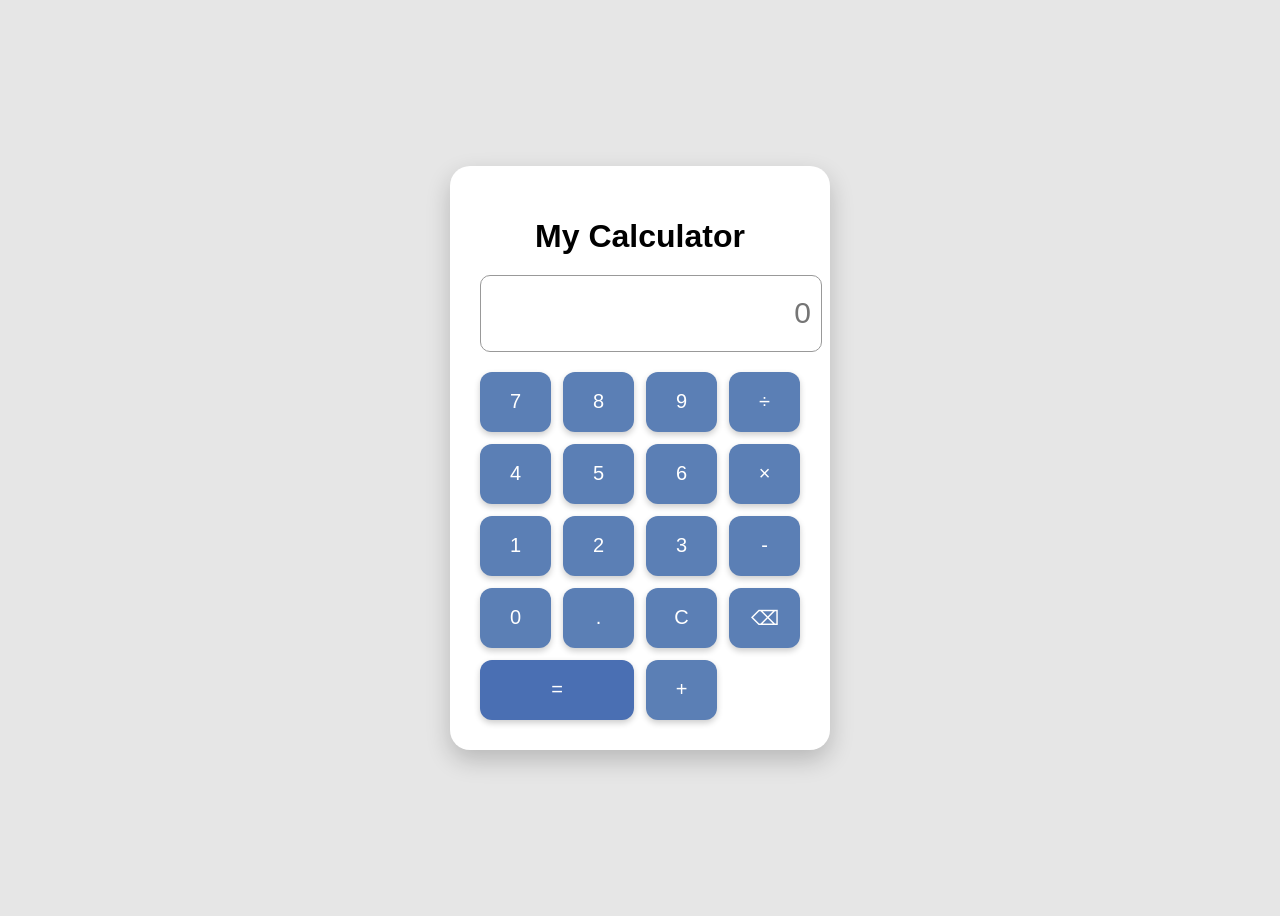
<file: index.html>
<!DOCTYPE html>
<html>
<head>
<title>My Calculator</title>
<link rel="stylesheet" href="style.css">
</head>
<body>
<div class="calculator">
<h1>My Calculator</h1>
<input type="text" id="display" placeholder="0" readonly>
<div class="buttons">
<button onclick="press('7')">7</button>
<button onclick="press('8')">8</button>
<button onclick="press('9')">9</button>
<button onclick="press('/')">÷</button>
<button onclick="press('4')">4</button>
<button onclick="press('5')">5</button>
<button onclick="press('6')">6</button>
<button onclick="press('*')">×</button>
<button onclick="press('1')">1</button>
<button onclick="press('2')">2</button>
<button onclick="press('3')">3</button>
<button onclick="press('-')">-</button>
<button onclick="press('0')">0</button>
<button onclick="press('.')">.</button>
<button onclick="clearDisplay()">C</button>
<button onclick="backspace()">⌫</button>
<button class="equal" onclick="calculate()">=</button>
<button onclick="press('+')">+</button>
</div>
</div>
<script src="script.js"></script>
</body>
</html>
</file>
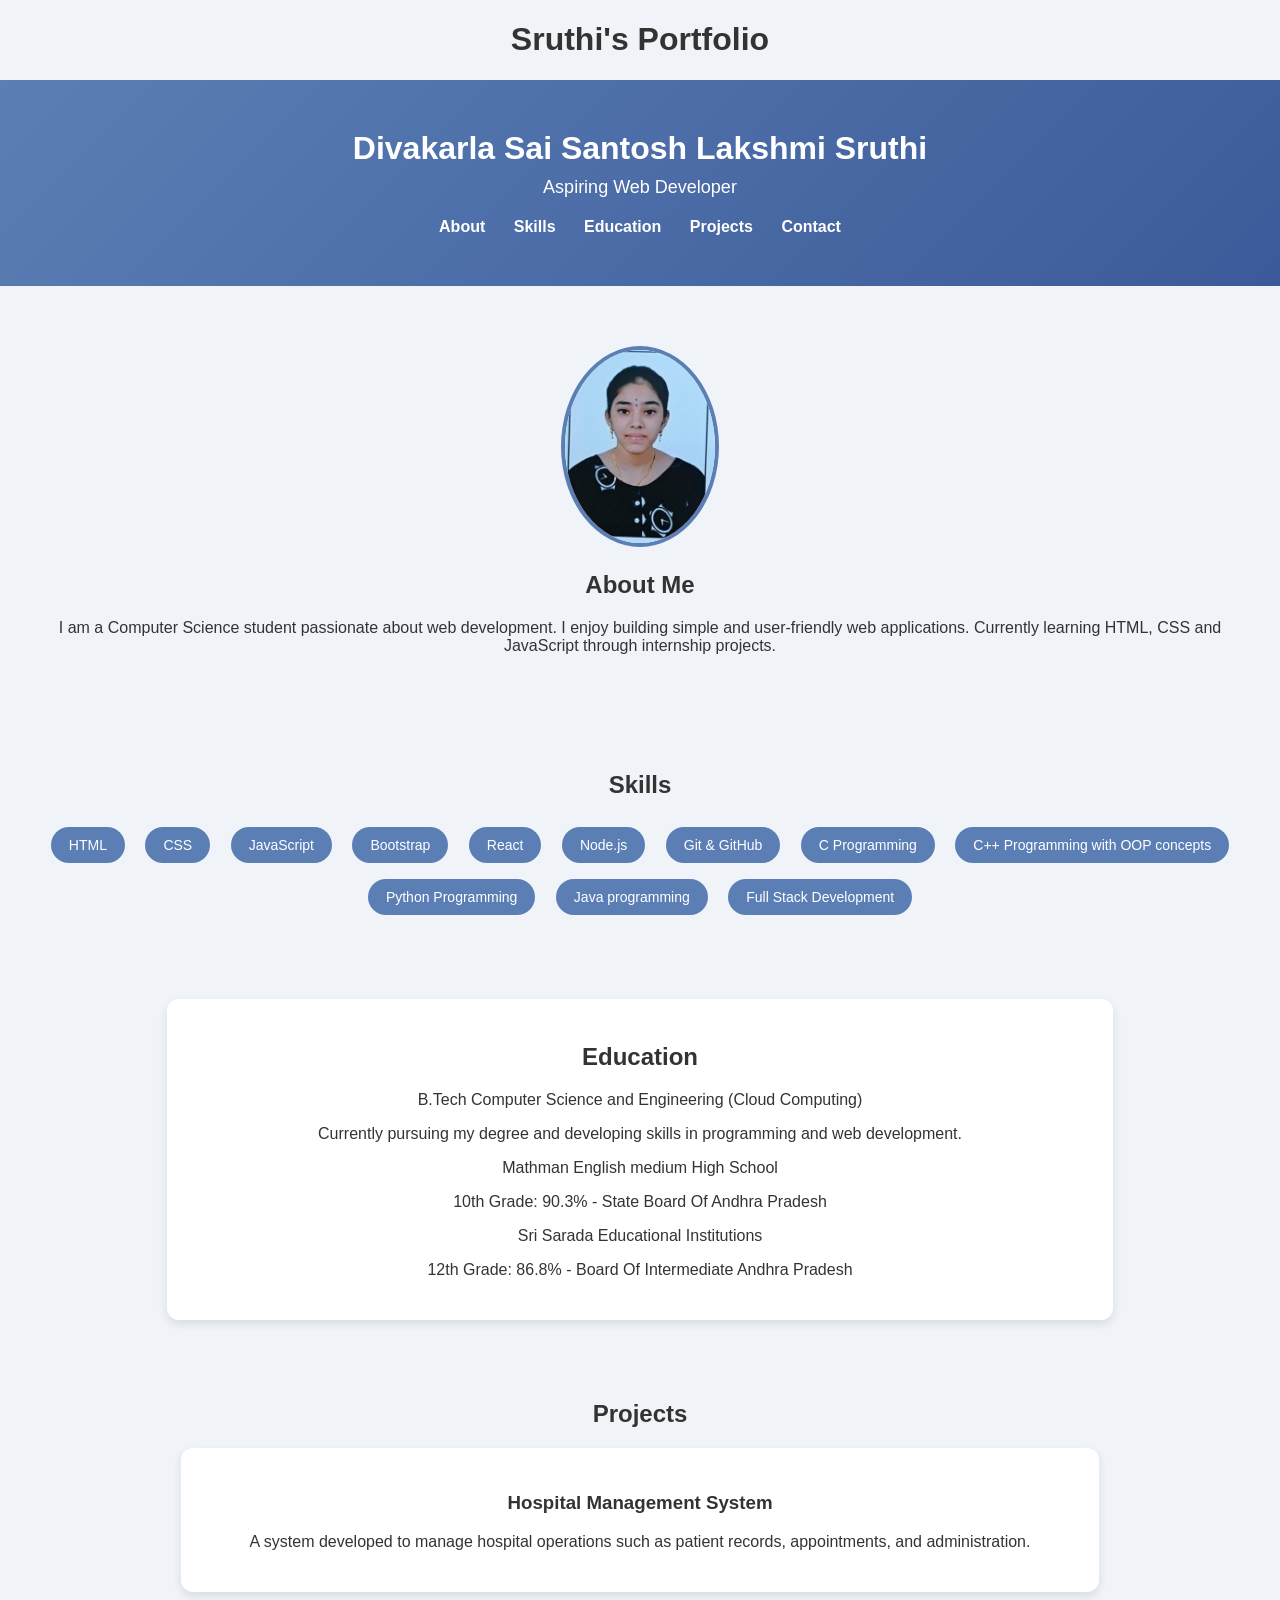
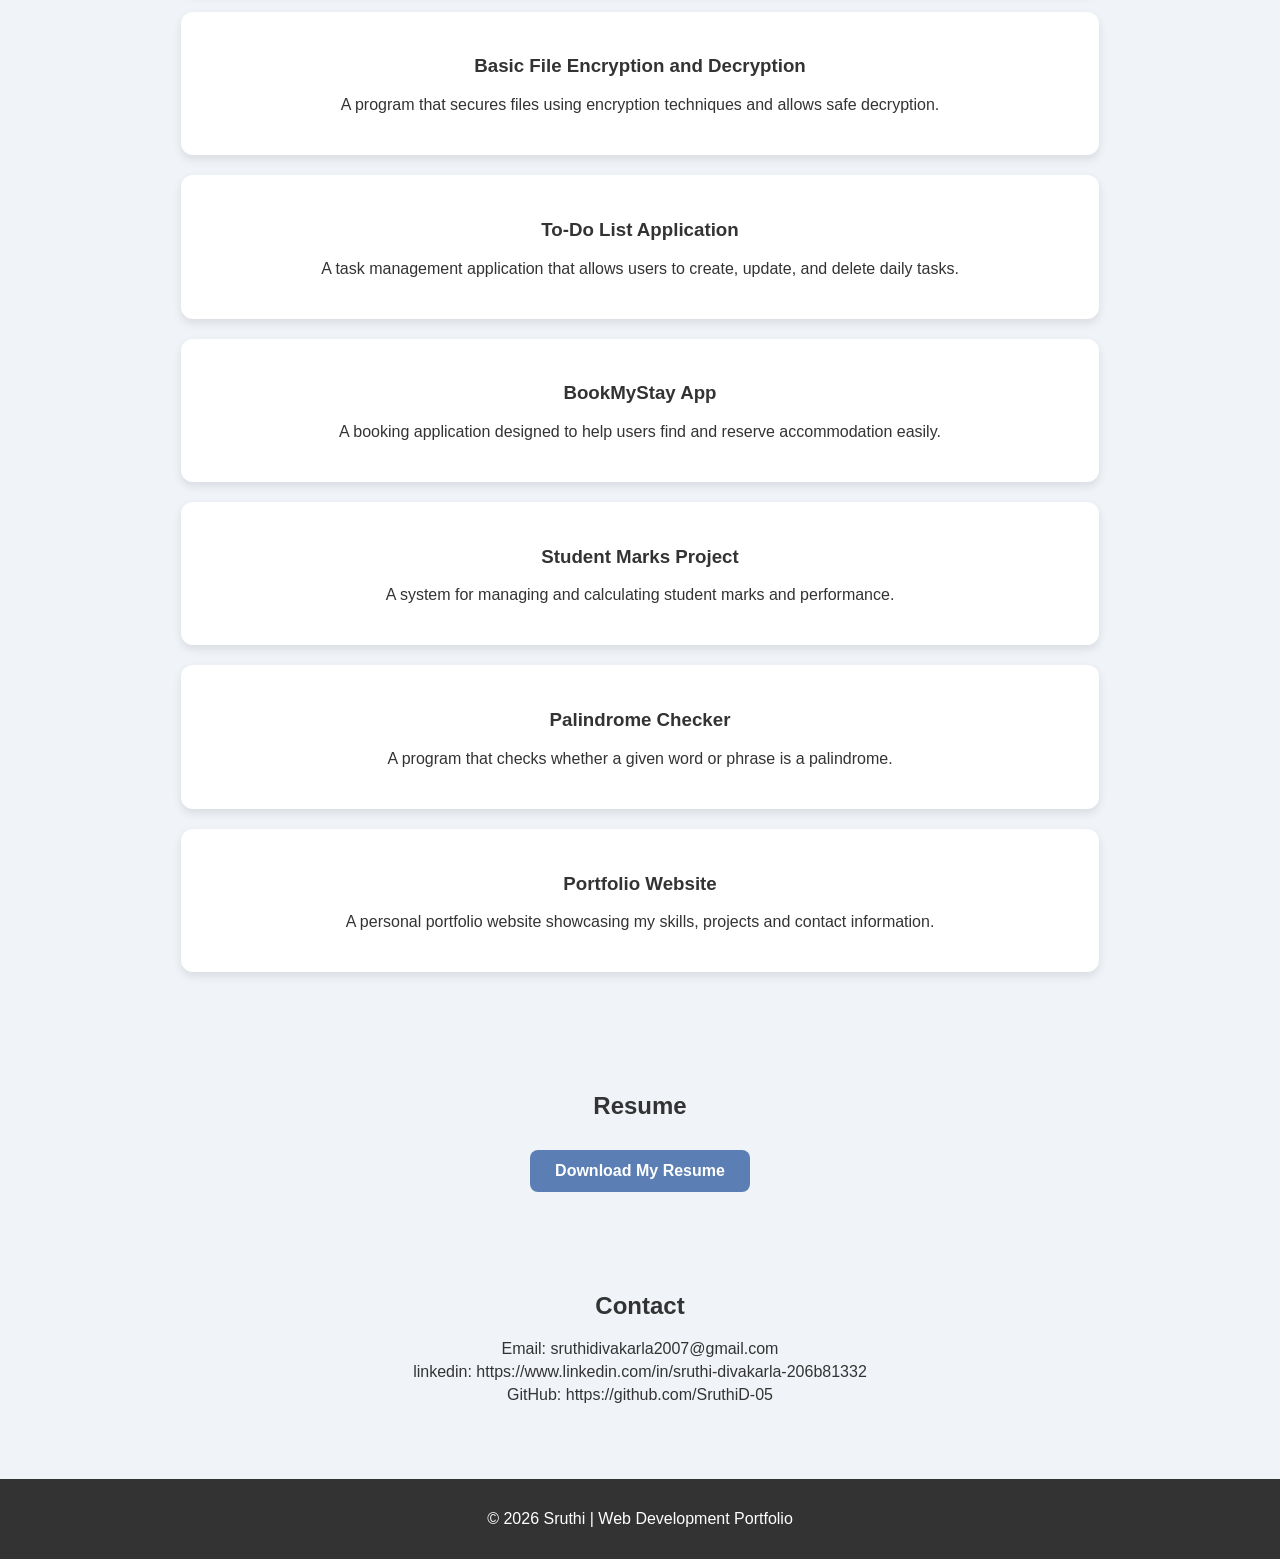
<file: level1-task1-Portfolio/index.html>
<!DOCTYPE html>
<html>
<head>
<h1>Sruthi's Portfolio</h1>
<link rel="stylesheet" href="style.css">
</head>

<body>

<header>

<h1>Divakarla Sai Santosh Lakshmi Sruthi</h1>
<p>Aspiring Web Developer</p>

<nav>
<a href="#about">About</a>
<a href="#skills">Skills</a>
<a href="#education">Education</a>
<a href="#projects">Projects</a>
<a href="#contact">Contact</a>
</nav>

</header>

<section id="about" class="about">

<img src="profile.jpg" alt="Profile Photo">

<h2>About Me</h2>

<p>
I am a Computer Science student passionate about web development.
I enjoy building simple and user-friendly web applications.
Currently learning HTML, CSS and JavaScript through internship projects.
</p>

</section>

<section id="skills" class="skills">

<h2>Skills</h2>

<ul>
<li>HTML</li>
<li>CSS</li>
<li>JavaScript</li>
<li>Bootstrap</li>
<li>React</li>
<li>Node.js</li>
<li>Git & GitHub</li>
<li>C Programming</li>
<li>C++ Programming with OOP concepts</li>
<li>Python Programming</li>
<li>Java programming</li>
<li>Full Stack Development</li>
</ul>

</section>

<section id="education" class="education">

<h2>Education</h2>

<p>
B.Tech Computer Science and Engineering (Cloud Computing)
</p>

<p>
Currently pursuing my degree and developing skills in programming and web development.
</p>
<p> </p>
<p>Mathman English medium High School</p>
<p>10th Grade: 90.3% - State Board Of Andhra Pradesh</p>
<p> </p>
<p> Sri Sarada Educational Institutions</p>
<p>12th Grade: 86.8% - Board Of Intermediate Andhra Pradesh</p>
</section>
<section id="projects" class="projects">

<h2>Projects</h2>

<div class="project">
<h3>Hospital Management System</h3>
<p>A system developed to manage hospital operations such as patient records, appointments, and administration.</p>
</div>

<div class="project">
<h3>Basic File Encryption and Decryption</h3>
<p>A program that secures files using encryption techniques and allows safe decryption.</p>
</div>

<div class="project">
<h3>To-Do List Application</h3>
<p>A task management application that allows users to create, update, and delete daily tasks.</p>
</div>

<div class="project">
<h3>BookMyStay App</h3>
<p>A booking application designed to help users find and reserve accommodation easily.</p>
</div>

<div class="project">
<h3>Student Marks Project</h3>
<p>A system for managing and calculating student marks and performance.</p>
</div>

<div class="project">
<h3>Palindrome Checker</h3>
<p>A program that checks whether a given word or phrase is a palindrome.</p>
</div>
<div class="project">

<h3>Portfolio Website</h3>

<p>
A personal portfolio website showcasing my skills, projects and contact information.
</p>

</div>

</section>

<section class="resume">

<h2>Resume</h2>

<a href="resume.pdf" download>Download My Resume</a>

</section>

<section id="contact" class="contact">

<h2>Contact</h2>

<p>Email: sruthidivakarla2007@gmail.com</p>
<p>linkedin: https://www.linkedin.com/in/sruthi-divakarla-206b81332</p>
<p>GitHub: https://github.com/SruthiD-05</p>
</section>

<footer>

<p>© 2026 Sruthi | Web Development Portfolio</p>

</footer>

</body>
</html>
</file>
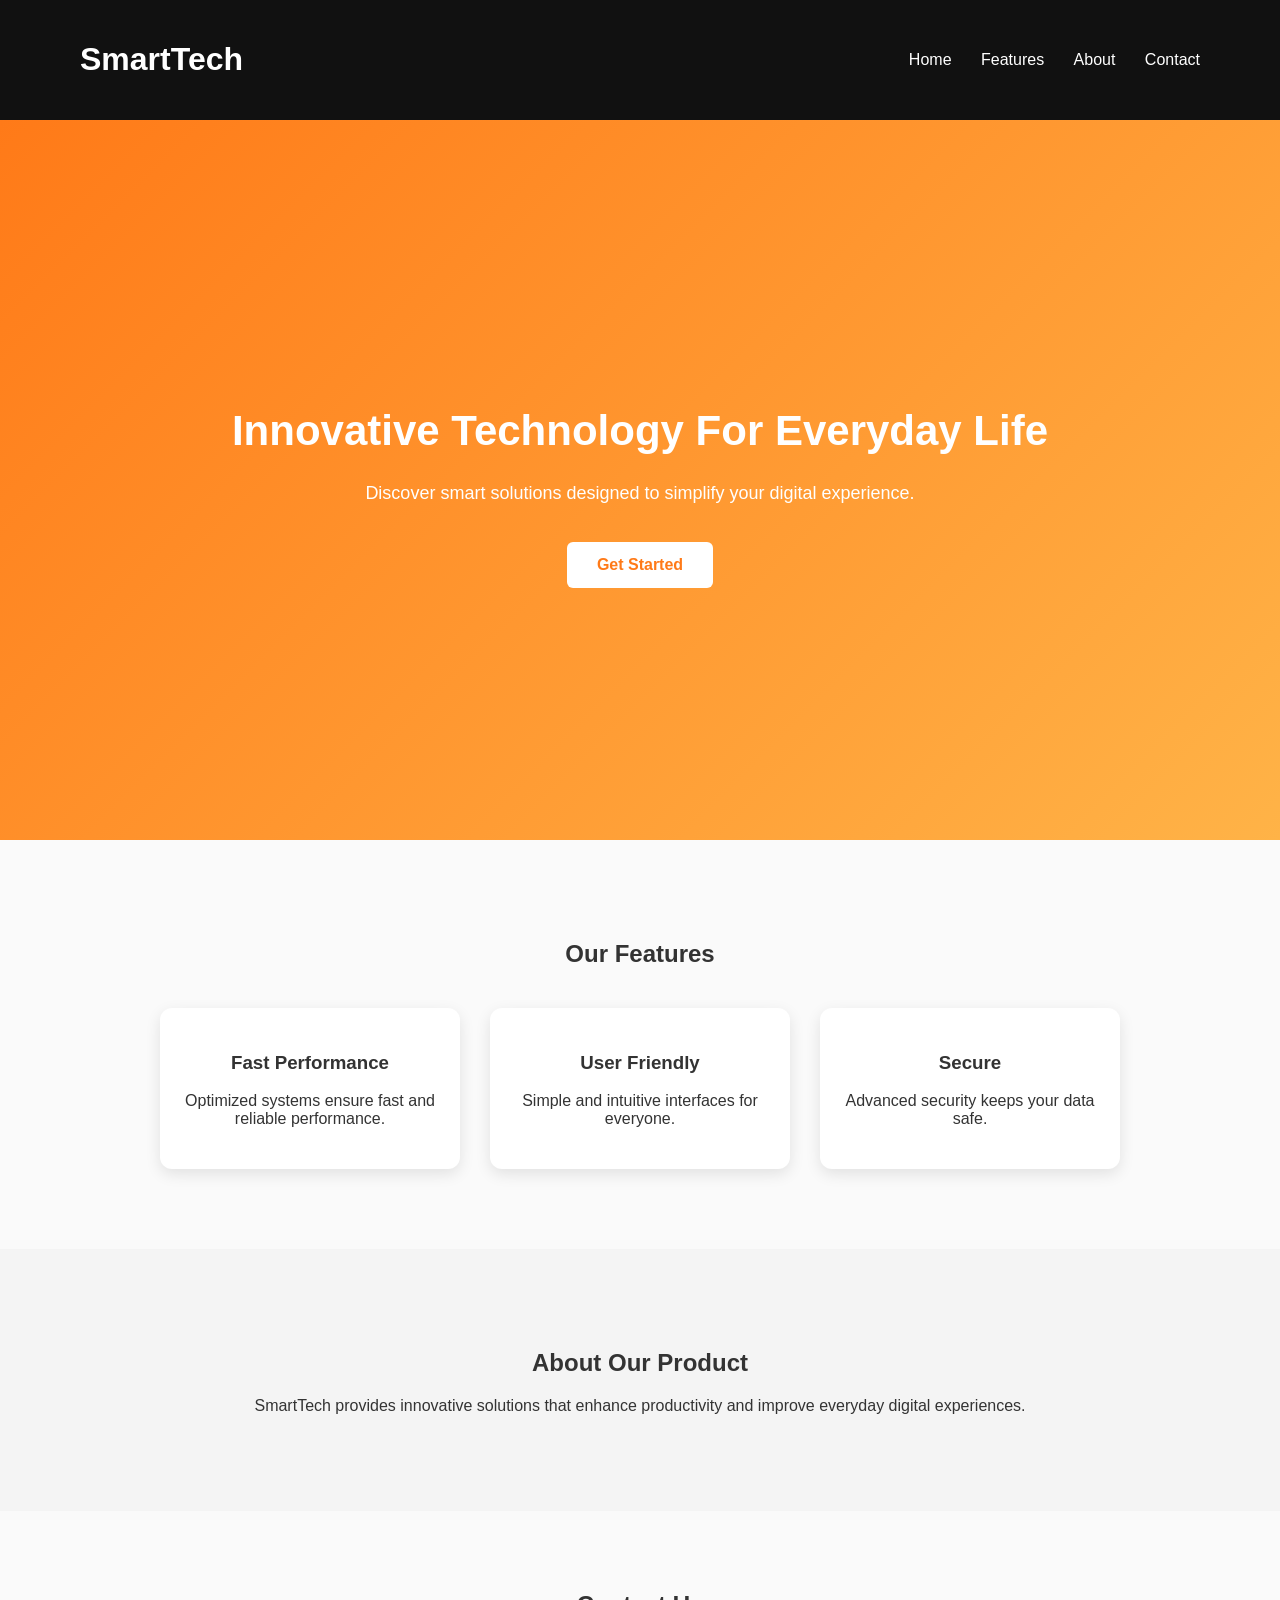
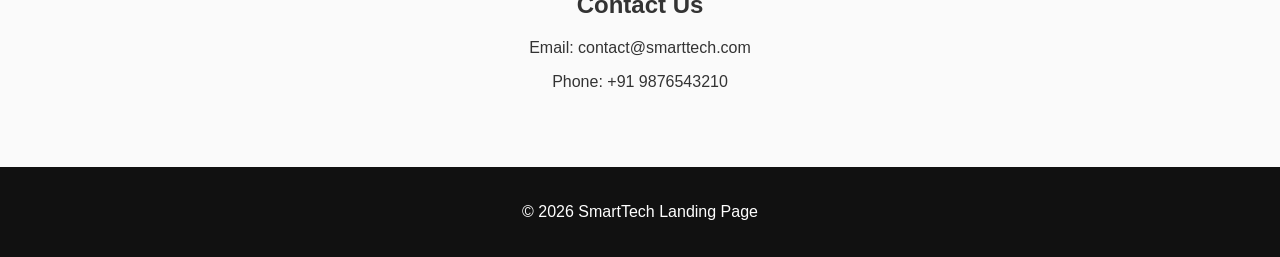
<file: level1-task2-Landing Page/index.html>
<!DOCTYPE html>
<html>
<head>
<title>Landing Page</title>
<link rel="stylesheet" href="style.css">
</head>

<body>

<header>

<h1>SmartTech</h1>

<nav>
<a href="#">Home</a>
<a href="#features">Features</a>
<a href="#about">About</a>
<a href="#contact">Contact</a>
</nav>

</header>


<section class="hero">

<h2>Innovative Technology For Everyday Life</h2>

<p>Discover smart solutions designed to simplify your digital experience.</p>

<button>Get Started</button>

</section>


<section id="features" class="features">

<h2>Our Features</h2>

<div class="feature-container">

<div class="feature-box">
<h3>Fast Performance</h3>
<p>Optimized systems ensure fast and reliable performance.</p>
</div>

<div class="feature-box">
<h3>User Friendly</h3>
<p>Simple and intuitive interfaces for everyone.</p>
</div>

<div class="feature-box">
<h3>Secure</h3>
<p>Advanced security keeps your data safe.</p>
</div>

</div>

</section>


<section id="about" class="about">

<h2>About Our Product</h2>

<p>
SmartTech provides innovative solutions that enhance productivity
and improve everyday digital experiences.
</p>

</section>


<section id="contact" class="contact">

<h2>Contact Us</h2>

<p>Email: contact@smarttech.com</p>
<p>Phone: +91 9876543210</p>

</section>


<footer>

<p>© 2026 SmartTech Landing Page</p>

</footer>

</body>
</html>
</file>
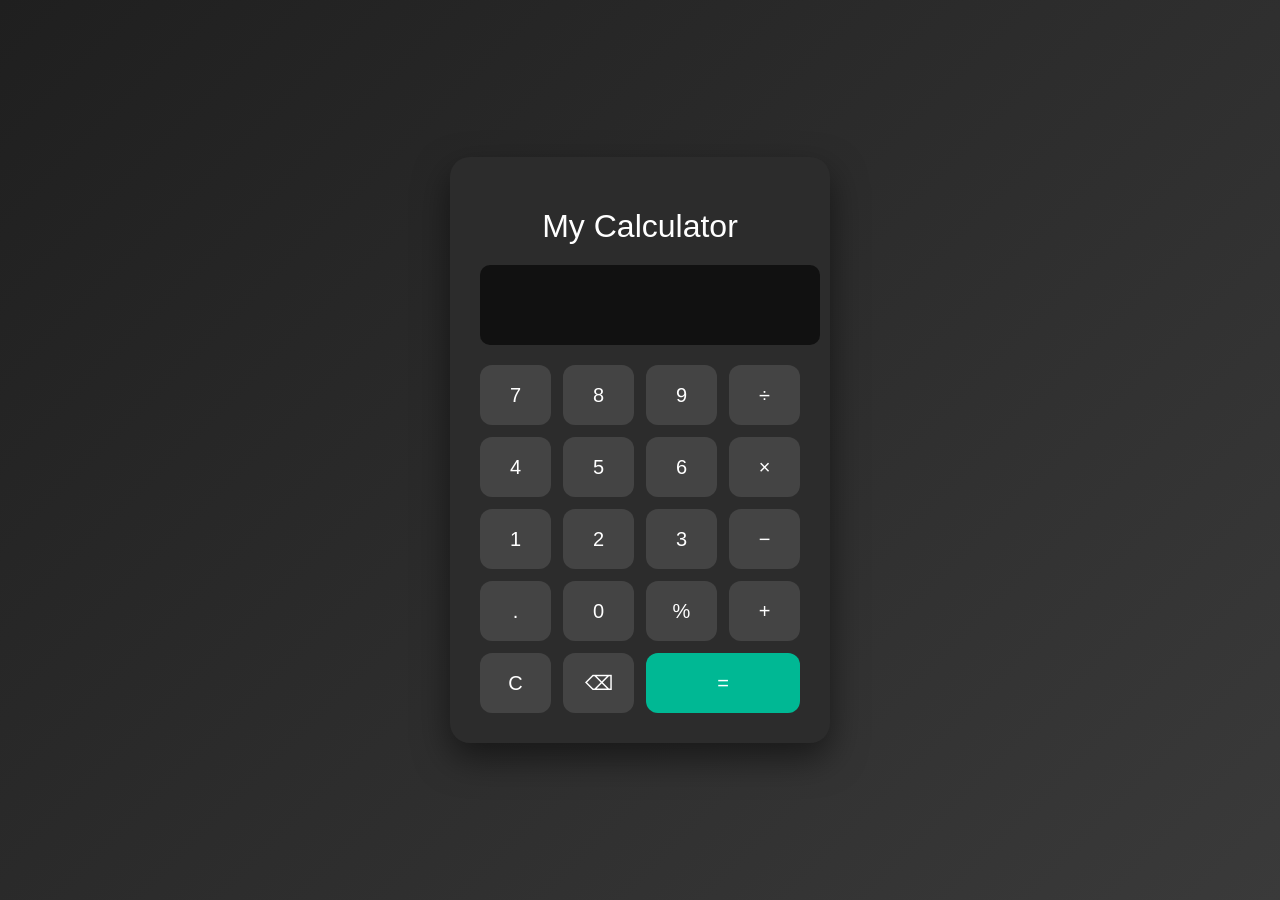
<file: Level1-task3-Calculator/index.html>
<!DOCTYPE html>
<html>
<head>
<title>My Calculator</title>
<link rel="stylesheet" href="style.css">
</head>
<body>
<div class="calculator">
<h1>My Calculator</h1>
<input type="text" id="display" readonly>
<div class="buttons">
<button onclick="press('7')">7</button>
<button onclick="press('8')">8</button>
<button onclick="press('9')">9</button>
<button onclick="press('/')">÷</button>
<button onclick="press('4')">4</button>
<button onclick="press('5')">5</button>
<button onclick="press('6')">6</button>
<button onclick="press('*')">×</button>
<button onclick="press('1')">1</button>
<button onclick="press('2')">2</button>
<button onclick="press('3')">3</button>
<button onclick="press('-')">−</button>
<button onclick="press('.')">.</button>
<button onclick="press('0')">0</button>
<button onclick="percentage()">%</button>
<button onclick="press('+')">+</button>
<button onclick="clearDisplay()">C</button>
<button onclick="backspace()">⌫</button>
<button class="equal" onclick="calculate()">=</button>
</div>
</div>
<script src="script.js"></script>
</body>
</html>
</file>
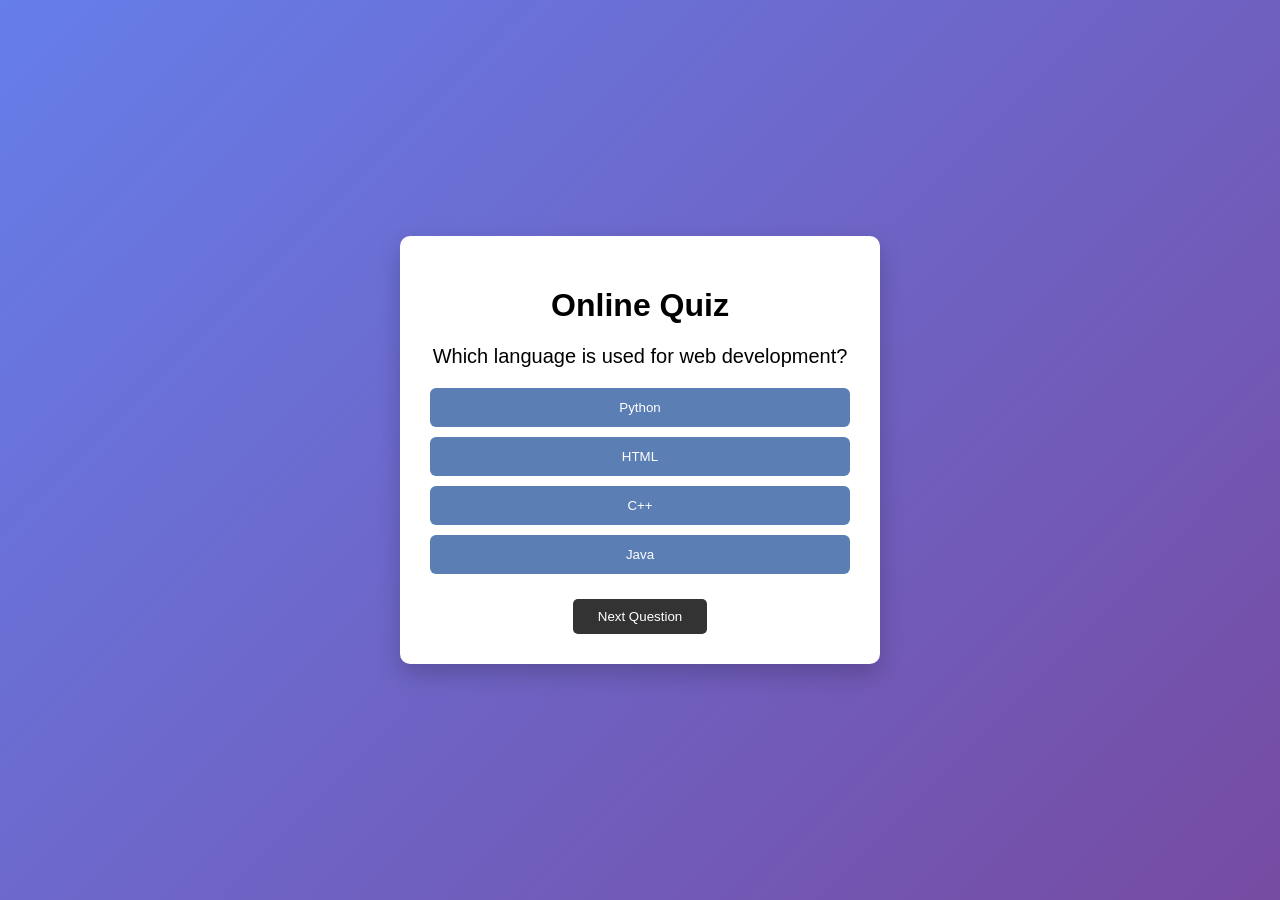
<file: level2-task1-Online Quiz Maker/index.html>
<!DOCTYPE html>
<html>
<head>
<title>Online Quiz App</title>
<link rel="stylesheet" href="style.css">
</head>

<body>

<div class="quiz-container">

<h1>Online Quiz</h1>

<div id="question">Question text</div>

<div class="options">

<button class="option" onclick="selectAnswer(0)"></button>
<button class="option" onclick="selectAnswer(1)"></button>
<button class="option" onclick="selectAnswer(2)"></button>
<button class="option" onclick="selectAnswer(3)"></button>

</div>

<button id="nextBtn" onclick="nextQuestion()">Next Question</button>

<div id="result"></div>

<button id="restartBtn" onclick="restartQuiz()">Restart Quiz</button>

</div>

<script src="script.js"></script>

</body>
</html>
</file>
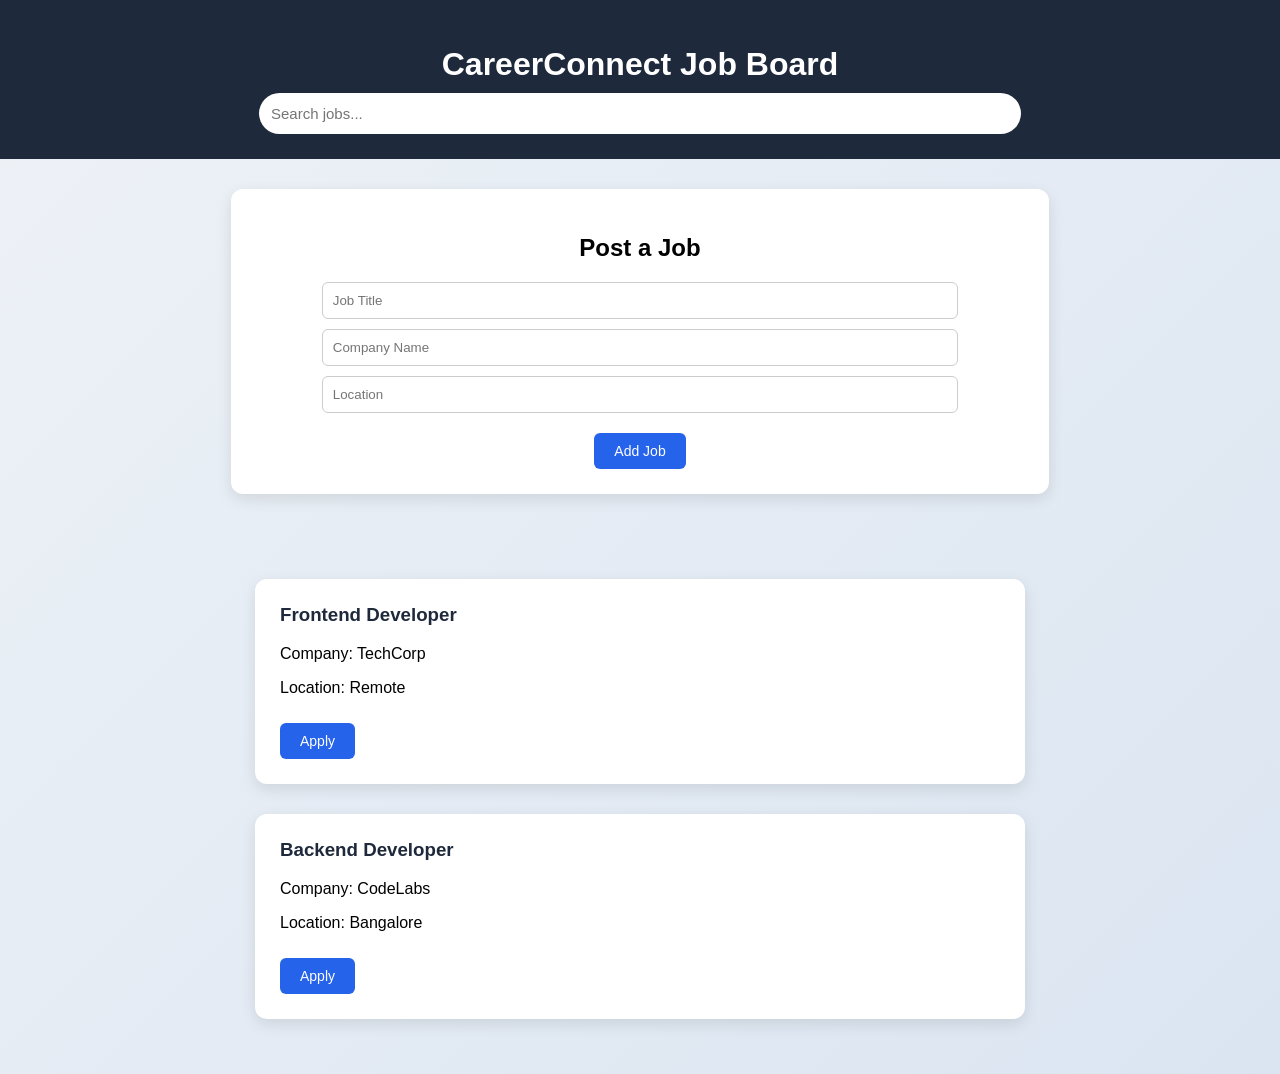
<file: level2-task2-Job Board/index.html>
<!DOCTYPE html>
<html>
<head>
<title>CareerConnect Job Board</title>
<link rel="stylesheet" href="style.css">
</head>

<body>

<header>
<h1>CareerConnect Job Board</h1>
<input type="text" id="search" placeholder="Search jobs..." onkeyup="searchJobs()">
</header>

<section class="form-section">

<h2>Post a Job</h2>

<input type="text" id="jobTitle" placeholder="Job Title">
<input type="text" id="companyName" placeholder="Company Name">
<input type="text" id="location" placeholder="Location">

<button onclick="addJob()">Add Job</button>

</section>

<div class="jobs" id="jobList">

<div class="job">
<h3>Frontend Developer</h3>
<p>Company: TechCorp</p>
<p>Location: Remote</p>
<button>Apply</button>
</div>

<div class="job">
<h3>Backend Developer</h3>
<p>Company: CodeLabs</p>
<p>Location: Bangalore</p>
<button>Apply</button>
</div>

</div>

<script src="script.js"></script>

</body>
</html>
</file>
<file: style.css>
body{
font-family: Arial;
background:#e6e6e6;
display:flex;
justify-content:center;
align-items:center;
height:100vh;
}

.calculator{
background:white;
padding:30px;
border-radius:20px;
box-shadow:0 10px 25px rgba(0,0,0,0.2);
text-align:center;
width:320px;
}

h1{
margin-bottom:20px;
}

#display{
width:100%;
height:55px;
font-size:30px;
text-align:right;
padding:10px;
border-radius:10px;
border:1px solid #999;
margin-bottom:20px;
}

.buttons{
display:grid;
grid-template-columns:repeat(4,1fr);
gap:12px;
}

button{
height:60px;
font-size:20px;
border:none;
border-radius:12px;
background:#5b7fb5;
color:white;
cursor:pointer;
box-shadow:0 3px 6px rgba(0,0,0,0.2);
transition:0.2s;
}

button:hover{
transform:scale(1.05);
background:#4f73a9;
}

button:active{
transform:scale(0.95);
}

.equal{
grid-column:span 2;
background:#4a6fb3;
}
</file>
<file: level1-task1-Portfolio/style.css>
body{
font-family: 'Segoe UI', sans-serif;
margin:0;
background:#f0f4f8;
color:#333;
text-align:center;
}

/* Header */

header{
background:linear-gradient(135deg,#5b7fb5,#3c5a99);
color:white;
padding:50px 20px;
}

header h1{
margin:0;
font-size:32px;
}

header p{
margin-top:10px;
font-size:18px;
}

/* Navigation */

nav{
margin-top:20px;
}

nav a{
color:white;
margin:0 12px;
text-decoration:none;
font-weight:600;
}

nav a:hover{
text-decoration:underline;
}

/* Sections */

section{
padding:40px 20px;
}

/* Profile Image */

.about img{
width:150px;
border-radius:50%;
margin-top:20px;
border:4px solid #5b7fb5;
}

/* Skills */

.skills ul{
list-style:none;
padding:0;
}

.skills li{
display:inline-block;
background:#5b7fb5;
color:white;
margin:8px;
padding:10px 18px;
border-radius:20px;
font-size:14px;
}

/* Education */

.education{
background:white;
width:70%;
margin:20px auto;
padding:25px;
border-radius:12px;
box-shadow:0 4px 10px rgba(0,0,0,0.1);
}

/* Projects */

.project{
background:white;
width:70%;
margin:20px auto;
padding:25px;
border-radius:12px;
box-shadow:0 4px 10px rgba(0,0,0,0.1);
transition:0.2s;
}

.project:hover{
transform:translateY(-5px);
}

/* Resume Button */

.resume a{
background:#5b7fb5;
color:white;
padding:12px 25px;
text-decoration:none;
border-radius:8px;
display:inline-block;
margin-top:10px;
font-weight:600;
}

.resume a:hover{
background:#486aa1;
}

/* Contact */

.contact p{
font-size:16px;
margin:5px;
}

/* Footer */

footer{
background:#333;
color:white;
padding:15px;
margin-top:30px;
}
</file>
<file: level1-task2-Landing Page/style.css>
body{
font-family: 'Segoe UI', sans-serif;
margin:0;
background:#fafafa;
color:#333;
}

/* Header */

header{
display:flex;
justify-content:space-between;
align-items:center;
padding:20px 80px;
background:#111;
color:white;
}

nav a{
color:white;
margin-left:25px;
text-decoration:none;
font-weight:500;
}

nav a:hover{
color:#ff7a18;
}

/* Hero Section */

.hero{
display:flex;
flex-direction:column;
justify-content:center;
align-items:center;
text-align:center;
height:80vh;
background:linear-gradient(135deg,#ff7a18,#ffb347);
color:white;
}

.hero h2{
font-size:42px;
margin-bottom:10px;
}

.hero p{
font-size:18px;
width:60%;
}

.hero button{
margin-top:20px;
padding:14px 30px;
border:none;
border-radius:6px;
background:white;
color:#ff7a18;
font-size:16px;
font-weight:bold;
cursor:pointer;
}

/* Features */

.features{
padding:80px 60px;
text-align:center;
}

.features h2{
margin-bottom:40px;
}

.feature-container{
display:flex;
justify-content:center;
gap:30px;
}

.feature-box{
background:white;
width:250px;
padding:25px;
border-radius:12px;
box-shadow:0 5px 15px rgba(0,0,0,0.1);
transition:0.2s;
}

.feature-box:hover{
transform:translateY(-8px);
}

/* About */

.about{
padding:80px;
background:#f4f4f4;
text-align:center;
}

/* Contact */

.contact{
padding:60px;
text-align:center;
}

/* Footer */

footer{
background:#111;
color:white;
text-align:center;
padding:20px;
}
</file>
<file: Level1-task3-Calculator/style.css>
body{
font-family: 'Segoe UI', sans-serif;
background: linear-gradient(135deg,#1f1f1f,#3a3a3a);
display:flex;
justify-content:center;
align-items:center;
height:100vh;
margin:0;
}
.calculator{
background:#2c2c2c;
padding:30px;
border-radius:20px;
box-shadow:0 15px 35px rgba(0,0,0,0.5);
width:320px;
text-align:center;
}
h1{
color:white;
margin-bottom:20px;
font-weight:500;
}
#display{
width:100%;
height:60px;
font-size:30px;
text-align:right;
padding:10px;
border:none;
border-radius:10px;
margin-bottom:20px;
background:#111;
color:#00ffcc;
}
.buttons{
display:grid;
grid-template-columns:repeat(4,1fr);
gap:12px;
}
button{
height:60px;
font-size:20px;
border:none;
border-radius:12px;
background:#444;
color:white;
cursor:pointer;
transition:all 0.2s ease;
}
button:hover{
background:#666;
transform:translateY(-2px);
}
button:active{
transform:scale(0.95);
}
.equal{
grid-column:span 2;
background:#00b894;
color:white;
}
.equal:hover{
background:#00a383;
}
</file>
<file: level2-task1-Online Quiz Maker/style.css>
body{
font-family:Arial;
background:linear-gradient(135deg,#667eea,#764ba2);
display:flex;
justify-content:center;
align-items:center;
height:100vh;
margin:0;
}

.quiz-container{
background:white;
padding:30px;
width:420px;
border-radius:10px;
text-align:center;
box-shadow:0 10px 25px rgba(0,0,0,0.2);
}

#question{
font-size:20px;
margin-bottom:20px;
}

.option{
display:block;
width:100%;
margin:10px 0;
padding:12px;
border:none;
background:#5b7fb5;
color:white;
border-radius:6px;
cursor:pointer;
}

.option:hover{
background:#4a6da1;
}

.correct{
background:#4CAF50 !important;
}

.wrong{
background:#e74c3c !important;
}

#nextBtn{
margin-top:15px;
padding:10px 25px;
border:none;
background:#333;
color:white;
border-radius:5px;
cursor:pointer;
}

#restartBtn{
margin-top:15px;
padding:10px 25px;
border:none;
background:#764ba2;
color:white;
border-radius:5px;
cursor:pointer;
display:none;
}
</file>
<file: level2-task2-Job Board/style.css>
body{
font-family: 'Segoe UI', sans-serif;
margin:0;
background:linear-gradient(135deg,#eef2f7,#dbe5f1);
}

/* Header */

header{
background:#1e293b;
color:white;
padding:25px;
text-align:center;
}

header h1{
margin-bottom:10px;
}

/* Search Bar */

#search{
padding:12px;
width:60%;
border:none;
border-radius:25px;
outline:none;
font-size:15px;
}

/* Jobs Section */

.jobs{
padding:40px;
display:flex;
flex-direction:column;
align-items:center;
}

/* Job Cards */

.job{
background:white;
width:60%;
padding:25px;
margin:15px;
border-radius:12px;
box-shadow:0 5px 15px rgba(0,0,0,0.1);
transition:0.2s;
}

.job:hover{
transform:translateY(-5px);
}

/* Job Title */

.job h3{
margin-top:0;
color:#1e293b;
}

/* Apply Button */

button{
margin-top:10px;
padding:10px 20px;
border:none;
border-radius:6px;
background:#2563eb;
color:white;
font-size:14px;
cursor:pointer;
}

button:hover{
background:#1d4ed8;
}

.form-section{
background:white;
width:60%;
margin:30px auto;
padding:25px;
border-radius:12px;
box-shadow:0 5px 15px rgba(0,0,0,0.1);
text-align:center;
}

.form-section input{
display:block;
width:80%;
margin:10px auto;
padding:10px;
border-radius:6px;
border:1px solid #ccc;
}
</file>
